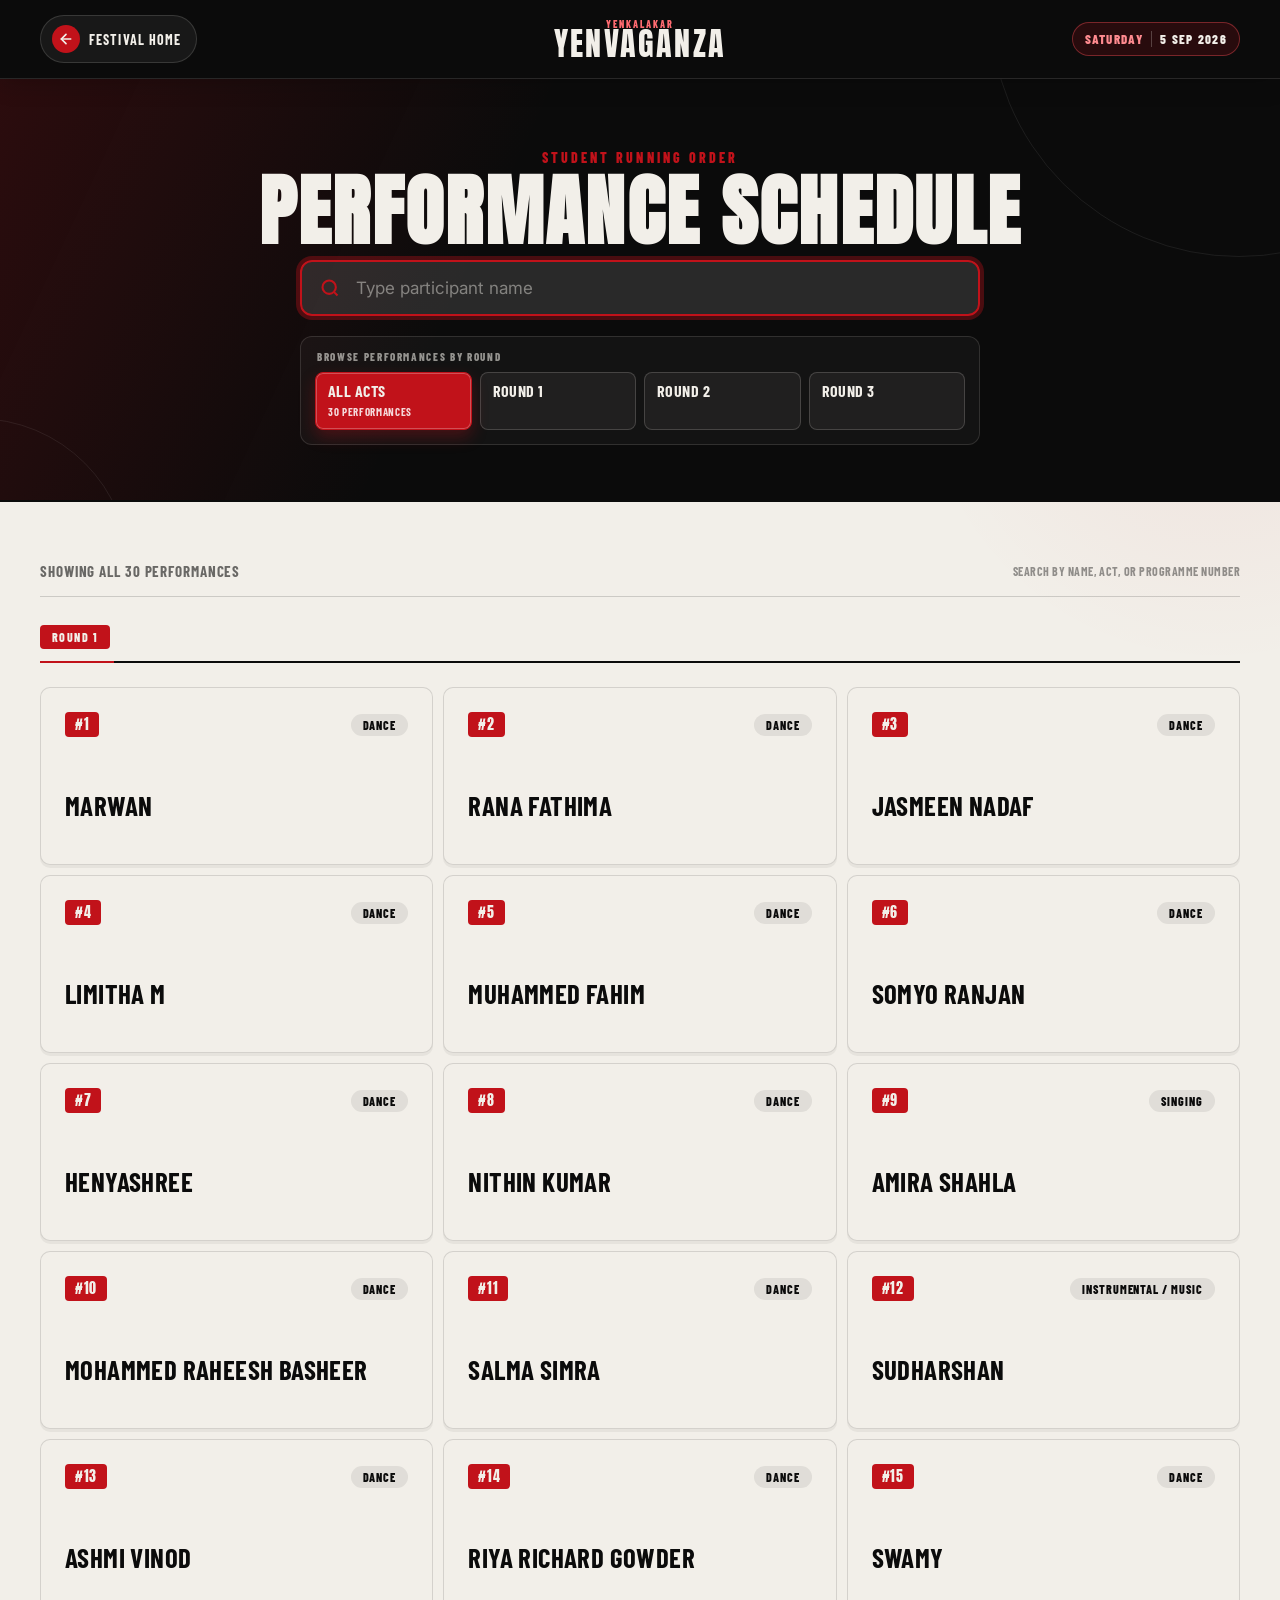
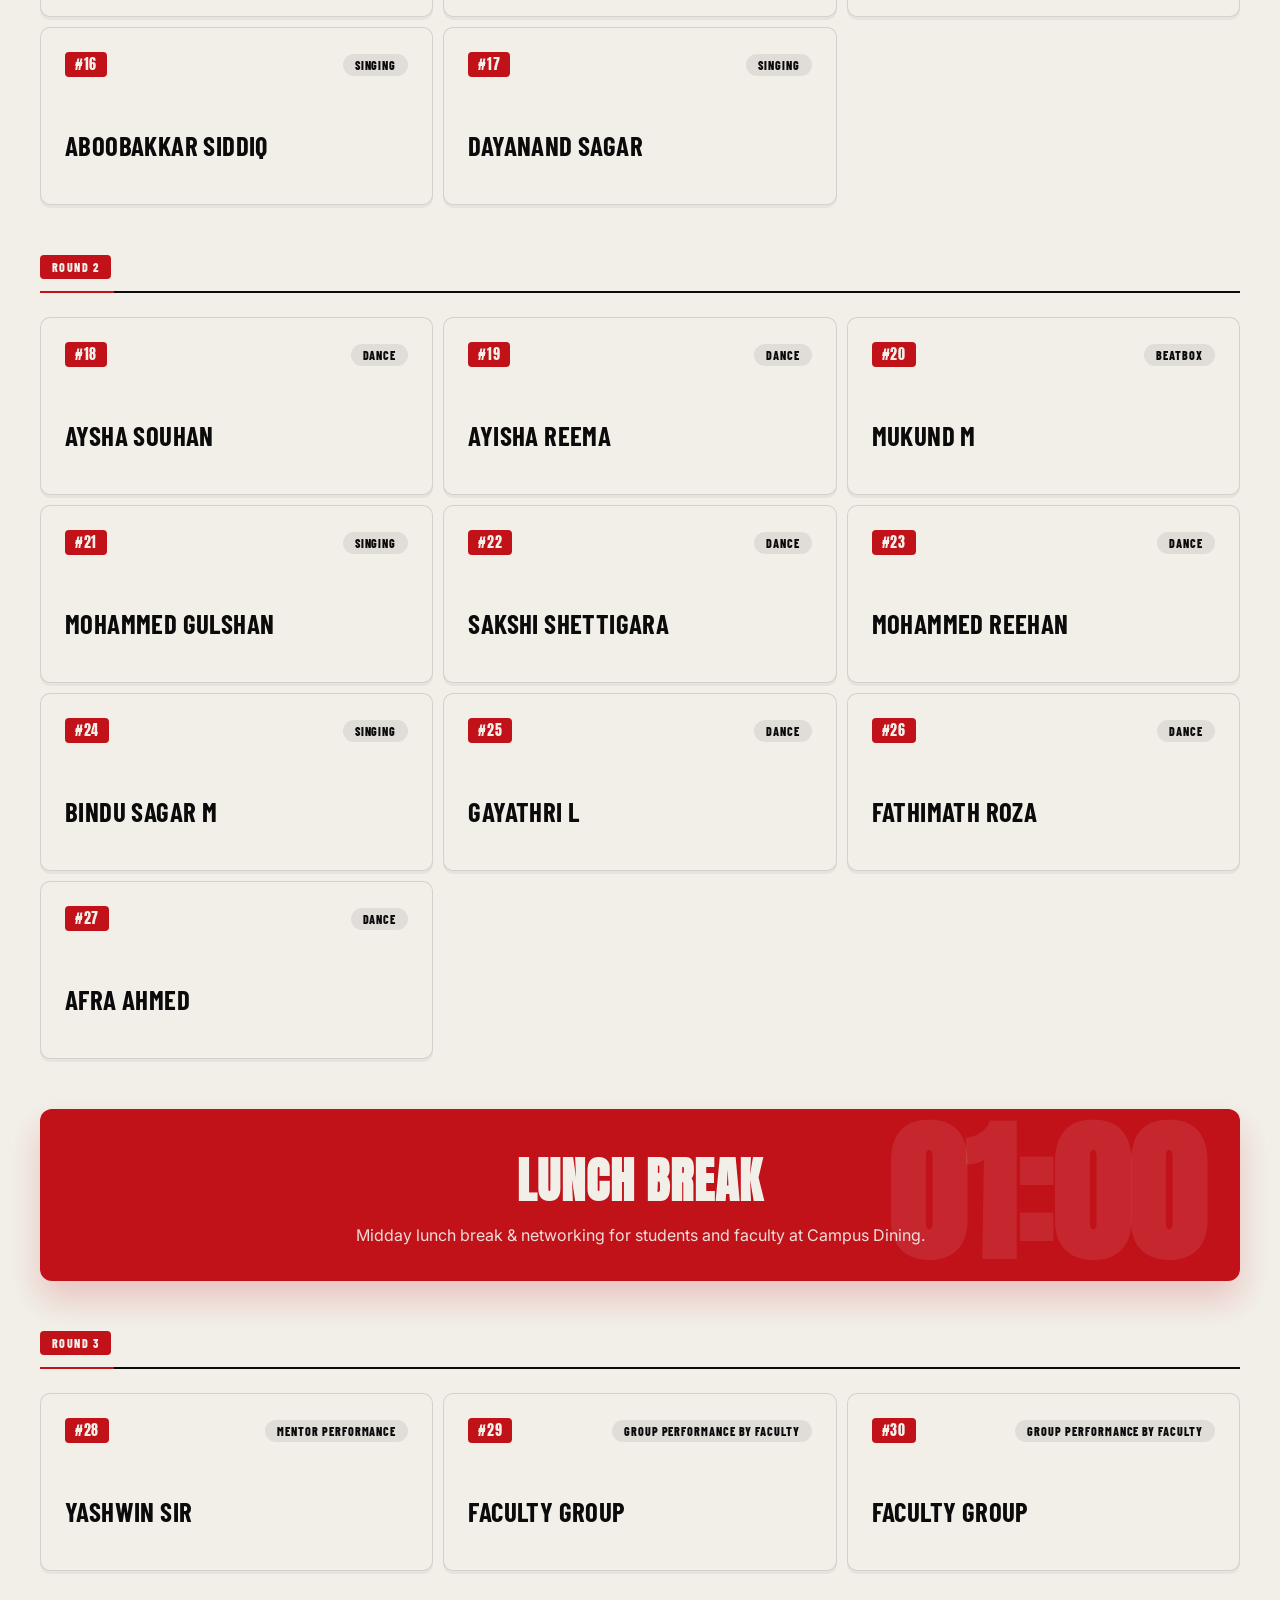
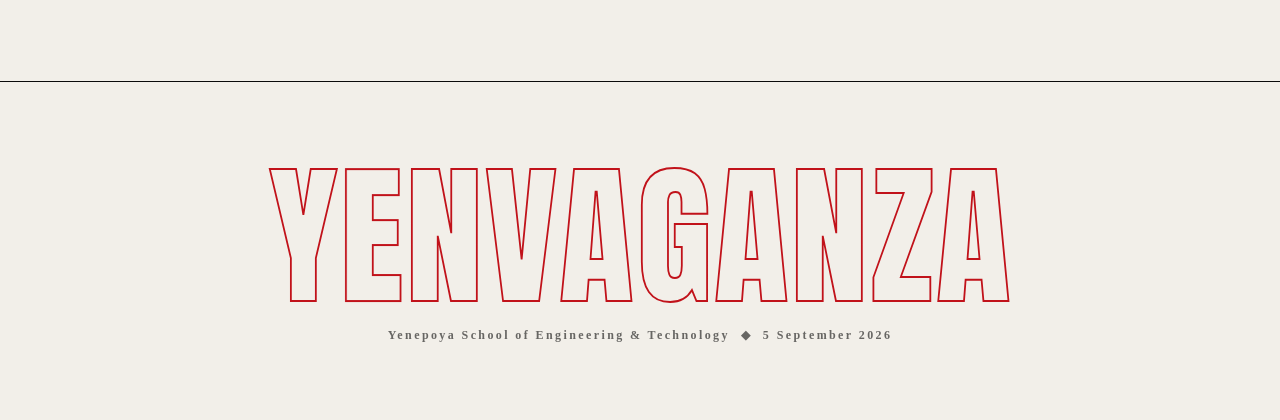
<file: schedule.html>
<!DOCTYPE html>
<html lang="en">

<head>
  <meta charset="UTF-8">
  <meta name="viewport" content="width=device-width, initial-scale=1.0">
  <title>Performance Order</title>
  <meta name="description" content="Search student performance times, round details, and running order for YENVAGANZA 2026.">
  <link rel="preconnect" href="https://fonts.googleapis.com">
  <link rel="preconnect" href="https://fonts.gstatic.com" crossorigin>
  <link href="https://fonts.googleapis.com/css2?family=Anton&family=Barlow+Condensed:ital,wght@0,500;0,600;0,700;0,800;1,700&family=Inter:wght@400;500;600;700;800&display=swap" rel="stylesheet">
  <link rel="stylesheet" href="css/style.css">
</head>

<body class="schedule-page">

  <!-- ============ NAV ============ -->
  <nav class="schedule-nav">
    <div class="schedule-nav-inner">
      <a href="index.html" class="nav-back-btn" aria-label="Return to the Yenvaganza home page">
        <svg width="16" height="16" viewBox="0 0 24 24" fill="none" stroke="currentColor" stroke-width="2.5" stroke-linecap="round" stroke-linejoin="round">
          <line x1="19" y1="12" x2="5" y2="12"></line>
          <polyline points="12 19 5 12 12 5"></polyline>
        </svg>
        <span>Festival home</span>
      </a>

      <a href="index.html" class="nav-brand-title">
        <span class="nav-brand-kicker">YENKALAKAR</span>
        <span>YENVAGANZA</span>
      </a>

      <div class="nav-tag"><span class="nav-tag-day">Saturday</span>5 Sep 2026</div>
    </div>
  </nav>

  <!-- ============ HERO & SEARCH ============ -->
  <section class="schedule-hero-clean">
    <div class="hero-content">
      <span class="hero-sub">STUDENT RUNNING ORDER</span>
      <h1 class="hero-title">PERFORMANCE SCHEDULE</h1>
      <!-- CLEAN SEARCH BOX -->
      <div class="clean-search-box">
        <div class="search-field">
          <svg class="field-icon" width="20" height="20" viewBox="0 0 24 24" fill="none" stroke="currentColor" stroke-width="2.5">
            <circle cx="11" cy="11" r="8"></circle>
            <line x1="21" y1="21" x2="16.65" y2="16.65"></line>
          </svg>
          <input type="text" id="performer-search" placeholder="Type participant name" autocomplete="off" autofocus>
          <button id="clear-search" class="field-clear" aria-label="Clear Search" style="display:none;">&times;</button>
        </div>  

        <!-- TABS -->
        <div class="round-filter-bar">
          <span class="filter-label">Browse performances by round</span>
          <div class="clean-tabs" id="filter-pills" role="group" aria-label="Filter performances by round">
          <button class="tab-btn active" data-filter="all">All Acts (54)</button>
          <button class="tab-btn" data-filter="round-1">Round 1</button>
          <button class="tab-btn" data-filter="round-2">Round 2</button>
          <button class="tab-btn" data-filter="round-3">Round 3</button>
          </div>
        </div>
      </div>
    </div>
  </section>

  <!-- ============ SEARCH SPOTLIGHT TICKET ============ -->
  <div class="spotlight-wrapper" id="spotlight-wrapper" style="display: none;">
    <div class="performer-ticket" id="search-spotlight"></div>
  </div>

  <!-- ============ SCHEDULE MAIN ============ -->
  <main class="schedule-container">
    <div class="status-bar" aria-live="polite">
      <span id="result-count">Showing all 30 performances</span>
      <span class="status-hint">Search by name, act, or programme number</span>
    </div>

    <!-- ROUND 1 -->
    <section class="session-section" id="block-round-1" data-round="round-1">
      <div class="session-header">
        <div class="session-title-group">
          <span class="session-pill">ROUND 1</span>
        </div>
      </div>
      <div class="index-cards-grid" id="grid-round-1"></div>
    </section>

    <!-- ROUND 2 -->
    <section class="session-section" id="block-round-2" data-round="round-2">
      <div class="session-header">
        <div class="session-title-group">
          <span class="session-pill">ROUND 2</span>
        </div>
      </div>
      <div class="index-cards-grid" id="grid-round-2"></div>
    </section>

    <!-- LUNCH BANNER -->
    <div class="lunch-feature-banner">
      <h3>LUNCH BREAK</h3>
      <p>Midday lunch break & networking for students and faculty at Campus Dining.</p>
    </div>

    <!-- ROUND 3 -->
    <section class="session-section" id="block-round-3" data-round="round-3">
      <div class="session-header">
        <div class="session-title-group">
          <span class="session-pill">ROUND 3</span>
        </div>
      </div>
      <div class="index-cards-grid" id="grid-round-3"></div>
    </section>

    <!-- NO RESULTS -->
    <div id="no-results" class="empty-state-box" style="display: none;">
      <div class="empty-icon">🔍</div>
      <h3>No Performer Found</h3>
      <p>We couldn't find any participant matching "<strong id="search-query-text"></strong>".</p>
      <button id="reset-search-btn" class="reset-btn">Show All 54 Performances</button>
    </div>
  </main>

  <!-- ============ FOOTER ============ -->
  <footer class="foot">
    <div class="foot-mark-wrap" id="foot-mark-wrap">
      <div class="foot-mark" id="foot-mark-text" aria-label="YENVAGANZA">
        <span style="--i:0">Y</span>
        <span style="--i:1">E</span>
        <span style="--i:2">N</span>
        <span style="--i:3">V</span>
        <span style="--i:4">A</span>
        <span style="--i:5">G</span>
        <span style="--i:6">A</span>
        <span style="--i:7">N</span>
        <span style="--i:8">Z</span>
        <span style="--i:9">A</span>
      </div>
    </div>
    <p>Yenepoya School of Engineering &amp; Technology &nbsp;&#9670;&nbsp; 5 September 2026</p>
  </footer>

  <script src="js/schedule.js"></script>
</body>

</html>
</file>
<file: css/style.css>
:root {
   --paper: #F2EFE9;
   --ink: #0B0B0B;
   --red: #C1121A;
   --grey: #A9A5A0;
   --hair: rgba(11, 11, 11, .16);
 }

 * {
   margin: 0;
   padding: 0;
   box-sizing: border-box
 }

 html {
   scroll-behavior: smooth
 }

 body {
   background: var(--paper);
   color: var(--ink);
   font-family: 'Barlow Condensed', sans-serif;
   overflow-x: hidden;
 }

 img {
   display: block;
   max-width: 100%
 }

 /* ================= HERO ================= */

 .hero {
   position: relative;
   min-height: 100svh;
   overflow: hidden;
   display: flex;
   flex-direction: column;
   padding: clamp(16px, 2.6vw, 32px);
 }

 .layer {
   position: absolute;
   inset: 0;
   will-change: transform
 }

 .marks {
   z-index: 1
 }

 .ghost-wrap {
   z-index: 2;
   display: flex;
   align-items: center;
   justify-content: center;
 }

 .roll-wrap {
   z-index: 3;
   display: flex;
   align-items: center;
   overflow: hidden;
 }

 .figure-wrap {
   z-index: 4;
   display: flex;
   align-items: flex-end;
   justify-content: center;
 }

 .hero-ui {
   position: relative;
   z-index: 5;
   flex: 1;
   display: flex;
   flex-direction: column;
   justify-content: space-between;
   pointer-events: none;
 }

 .hero-ui a {
   pointer-events: auto
 }

 /* --- editorial marks --- */

 .dots {
   position: absolute;
   background-image: radial-gradient(var(--grey) 1.1px, transparent 1.1px);
   background-size: 9px 9px;
 }

 .d1 {
   top: 15%;
   left: 3%;
   width: 92px;
   height: 70px
 }

 .d2 {
   top: 23%;
   left: 16%;
   width: 58px;
   height: 44px
 }

 .d3 {
   bottom: 17%;
   left: 19%;
   width: 112px;
   height: 82px
 }

 .d4 {
   bottom: 25%;
   right: 6%;
   width: 72px;
   height: 56px
 }

 .d5 {
   top: 5%;
   left: 53%;
   width: 44px;
   height: 118px
 }

 .tick {
   position: absolute;
   background: var(--red);
   display: block;
 }

 .t1 {
   top: 12%;
   left: 1.5%;
   width: 2px;
   height: 26px
 }

 .t2 {
   top: 34%;
   left: 1.5%;
   width: 2px;
   height: 14px
 }

 .t3 {
   bottom: 14%;
   left: 1.5%;
   width: 2px;
   height: 34px
 }

 .t4 {
   top: 20%;
   right: 2%;
   width: 2px;
   height: 40px
 }

 .t5 {
   bottom: 30%;
   right: 2%;
   width: 2px;
   height: 18px
 }

 .rule {
   position: absolute;
   height: 1.5px;
   background: var(--red);
   display: block;
 }

 .r1 {
   top: 19%;
   left: 3%;
   width: 64px
 }

 .r2 {
   top: 47%;
   right: 3%;
   width: 48px
 }

 .plus {
   position: absolute;
   color: var(--red);
   font-size: 15px;
   line-height: 1;
   font-weight: 700;
 }

 .p1 {
   top: 8%;
   left: 38%
 }

 .p2 {
   top: 23%;
   left: 14%
 }

 .p3 {
   bottom: 20%;
   left: 12%
 }

 .p4 {
   bottom: 9%;
   right: 8%
 }

 .p5 {
   top: 31%;
   right: 12%
 }

 .barcode {
   position: absolute;
   top: 44%;
   right: 1.5%;
   width: 20px;
   height: 150px;
   background: repeating-linear-gradient(180deg,
       var(--ink) 0 3px,
       transparent 3px 7px,
       var(--ink) 7px 9px,
       transparent 9px 14px);
 }

 /* --- outline wordmark --- */

 .ghost {
   font-family: 'Anton', sans-serif;
   font-size: clamp(72px, 15.5vw, 215px);
   color: transparent;
   -webkit-text-stroke: 1.6px var(--red);
   white-space: nowrap;
   transform: translateY(-8%);
   opacity: .85;
 }

 /* --- rolling title --- */

 .roll {
   display: flex;
   white-space: nowrap;
   font-family: 'Anton', sans-serif;
   font-size: clamp(64px, 14vw, 196px);
   line-height: .9;
   color: var(--red);
   transform: translateY(18%);
   will-change: transform;
 }

 .roll span {
   padding-right: .04em
 }

 /* --- figure --- */

 .figure {
   height: min(94vh, 880px);
   width: auto;
   object-fit: contain;
   filter: drop-shadow(0 26px 40px rgba(0, 0, 0, .28));
 }

 /* --- poster copy --- */

 .top {
   display: flex;
   justify-content: space-between;
   align-items: flex-start;
   gap: 16px;
 }

 .main-nav {
   display: flex;
   align-items: center;
   gap: 6px;
   margin-left: auto;
 }

 .main-nav > a:not(.top-schedule-link) {
   padding: 9px 10px;
   color: rgba(242, 239, 233, .74);
   font-size: 11px;
   font-weight: 700;
   letter-spacing: .1em;
   text-decoration: none;
   text-transform: uppercase;
   transition: color .2s ease;
   left: 16%;
   width: 58px;
   height: 44px
 }

 .d3 {
   bottom: 17%;
   left: 19%;
   width: 112px;
   height: 82px
 }

 .d4 {
   bottom: 25%;
   right: 6%;
   width: 72px;
   height: 56px
 }

 .d5 {
   top: 5%;
   left: 53%;
   width: 44px;
   height: 118px
 }

 .tick {
   position: absolute;
   background: var(--red);
   display: block;
 }

 .t1 {
   top: 12%;
   left: 1.5%;
   width: 2px;
   height: 26px
 }

 .t2 {
   top: 34%;
   left: 1.5%;
   width: 2px;
   height: 14px
 }

 .t3 {
   bottom: 14%;
   left: 1.5%;
   width: 2px;
   height: 34px
 }

 .t4 {
   top: 20%;
   right: 2%;
   width: 2px;
   height: 40px
 }

 .t5 {
   bottom: 30%;
   right: 2%;
   width: 2px;
   height: 18px
 }

 .rule {
   position: absolute;
   height: 1.5px;
   background: var(--red);
   display: block;
 }

 .r1 {
   top: 19%;
   left: 3%;
   width: 64px
 }

 .r2 {
   top: 47%;
   right: 3%;
   width: 48px
 }

 .plus {
   position: absolute;
   color: var(--red);
   font-size: 15px;
   line-height: 1;
   font-weight: 700;
 }

 .p1 {
   top: 8%;
   left: 38%
 }

 .p2 {
   top: 23%;
   left: 14%
 }

 .p3 {
   bottom: 20%;
   left: 12%
 }

 .p4 {
   bottom: 9%;
   right: 8%
 }

 .p5 {
   top: 31%;
   right: 12%
 }

 .barcode {
   position: absolute;
   top: 44%;
   right: 1.5%;
   width: 20px;
   height: 150px;
   background: repeating-linear-gradient(180deg,
       var(--ink) 0 3px,
       transparent 3px 7px,
       var(--ink) 7px 9px,
       transparent 9px 14px);
 }

 /* --- outline wordmark --- */

 .ghost {
   font-family: 'Anton', sans-serif;
   font-size: clamp(72px, 15.5vw, 215px);
   color: transparent;
   -webkit-text-stroke: 1.6px var(--red);
   white-space: nowrap;
   transform: translateY(-8%);
   opacity: .85;
 }

 /* --- rolling title --- */

 .roll {
   display: flex;
   white-space: nowrap;
   font-family: 'Anton', sans-serif;
   font-size: clamp(64px, 14vw, 196px);
   line-height: .9;
   color: var(--red);
   transform: translateY(18%);
   will-change: transform;
 }

 .roll span {
   padding-right: .04em
 }

 /* --- figure --- */

 .figure {
   height: min(94vh, 880px);
   width: auto;
   object-fit: contain;
   filter: drop-shadow(0 26px 40px rgba(0, 0, 0, .28));
 }

 /* --- poster copy --- */

 .main-nav > a:not(.top-schedule-link):hover { color: var(--paper); }

 .main-nav > a:focus-visible {
 }

  .top {
    display: flex;
    justify-content: space-between;
    align-items: center;
    gap: 16px;
    position: relative;
    z-index: 10;
  }

  .hero-actions {
    display: flex;
    align-items: center;
    gap: 12px;
    margin-left: auto;
  }

  .top-schedule-link {
    display: inline-flex;
    align-items: center;
    gap: 8px;
    padding: 10px 20px;
    color: #FFFFFF;
    background: linear-gradient(135deg, var(--red) 0%, #A20D14 100%);
    border: 1.5px solid rgba(255, 255, 255, 0.3);
    border-radius: 999px;
    text-decoration: none;
    font-family: 'Barlow Condensed', sans-serif;
    font-size: 13px;
    font-weight: 800;
    letter-spacing: 0.12em;
    text-transform: uppercase;
    box-shadow: 0 6px 20px rgba(193, 18, 26, 0.45);
    backdrop-filter: blur(10px);
    transition: all 0.25s cubic-bezier(0.16, 1, 0.3, 1);
  }

  .top-schedule-link svg {
    color: #FFFFFF;
    transition: transform 0.25s ease;
  }

  .top-schedule-link:hover {
    background: #0D0D0D;
    color: #FFFFFF;
    border-color: var(--red);
    transform: translateY(-2px);
    box-shadow: 0 10px 28px rgba(13, 13, 13, 0.5);
  }

  .top-schedule-link:hover svg {
    transform: scale(1.15) rotate(15deg);
  }

  .top-schedule-link:focus-visible { outline: 3px solid #FFD700; outline-offset: 4px; }

  /* ================= EVENT OVERVIEW ================= */

  .event-info {
    position: relative;
    padding: clamp(60px, 9vw, 130px) clamp(18px, 5vw, 80px);
    border-top: 1.5px solid var(--ink);
    background: var(--paper);
  }

  .details-grid {
    display: grid;
    grid-template-columns: repeat(4, 1fr);
    gap: 1.5px;
    background: var(--ink);
    border: 1.5px solid var(--ink);
    margin-bottom: clamp(36px, 5vw, 60px);
  }

  @media (max-width: 900px) {
    .details-grid {
      grid-template-columns: repeat(2, 1fr);
    }
  }

  @media (max-width: 580px) {
    .details-grid {
      grid-template-columns: 1fr;
    }
  }

  .detail-card {
    position: relative;
    background: var(--paper);
    padding: clamp(22px, 2.4vw, 34px);
    display: flex;
    flex-direction: column;
    justify-content: space-between;
    min-height: 165px;
    overflow: hidden;
    transition: transform .35s cubic-bezier(0.16, 1, 0.3, 1), background-color .35s ease, color .35s ease, box-shadow .35s ease;
    will-change: transform;
  }

 .detail-card::before {
   content: "";
   position: absolute;
   top: 0;
   left: 0;
   width: 100%;
   height: 4px;
   background: var(--red);
   transform: scaleX(0);
   transform-origin: left;
   transition: transform .35s cubic-bezier(0.16, 1, 0.3, 1);
 }

 .detail-card:hover {
   background: var(--ink);
   color: var(--paper);
   transform: translateY(-6px);
   box-shadow: 0 16px 36px rgba(11, 11, 11, .22);
   z-index: 2;
 }

 .detail-card:hover::before {
   transform: scaleX(1);
 }

 .detail-badge {
   font-weight: 700;
   letter-spacing: .22em;
   font-size: 11px;
   color: var(--red);
   margin-bottom: 12px;
   text-transform: uppercase;
   transition: transform .3s ease, color .3s ease;
 }

 .detail-card:hover .detail-badge {
   transform: translateX(4px);
   color: var(--paper);
 }

 .detail-val {
   font-family: 'Anton', sans-serif;
   font-weight: 400;
   font-size: clamp(22px, 2.2vw, 30px);
   line-height: 1.05;
   margin-bottom: 8px;
   text-transform: uppercase;
   transition: color .3s ease, transform .3s ease;
 }

 .detail-card:hover .detail-val {
   color: var(--red);
   transform: translateX(4px);
 }

 .detail-sub {
   font-size: 12px;
   font-weight: 600;
   letter-spacing: .15em;
   opacity: .6;
   text-transform: uppercase;
   transition: opacity .3s ease, color .3s ease, transform .3s ease;
 }

 .detail-card:hover .detail-sub {
   opacity: .9;
   color: var(--paper);
   transform: translateX(4px);
 }

 .info-banner {
   background: var(--ink);
   color: var(--paper);
   padding: clamp(32px, 5vw, 56px) clamp(24px, 4vw, 48px);
   border: 1.5px solid var(--ink);
   position: relative;
   overflow: hidden;
 }

 .motto-tag {
   font-weight: 700;
   letter-spacing: .24em;
   font-size: clamp(11px, 1.2vw, 14px);
   color: var(--red);
   margin-bottom: 12px;
 }

 .invite-msg {
   font-family: 'Instrument Serif', serif;
   font-style: italic;
   font-size: clamp(22px, 3vw, 38px);
   line-height: 1.2;
   margin-bottom: 20px;
   max-width: 36ch;
 }

 .invite-stamp {
   font-weight: 700;
   letter-spacing: .22em;
   font-size: 12px;
   border-top: 1px solid rgba(242, 239, 233, .2);
   padding-top: 16px;
   opacity: .8;
 }

 /* ================= EVENTS ================= */

 .events {
   position: relative;
   padding: clamp(60px, 9vw, 130px) clamp(18px, 5vw, 80px);
   border-top: 1.5px solid var(--ink);
 }

 .sec-head {
   margin-bottom: clamp(30px, 4.5vw, 58px);
   max-width: 760px;
 }

 .eyebrow {
   display: inline-block;
   font-weight: 700;
   letter-spacing: .28em;
   font-size: 12px;
   color: var(--red);
   margin-bottom: 10px;
 }

 .sec-head h2 {
   font-family: 'Anton', sans-serif;
   font-size: clamp(50px, 10vw, 140px);
   line-height: .88;
   letter-spacing: .005em;
 }

 .lede {
   font-family: 'Instrument Serif', serif;
   font-style: italic;
   font-size: clamp(15px, 1.7vw, 21px);
   margin-top: 14px;
   opacity: .72;
   max-width: 52ch;
 }

 .grid {
   display: grid;
   grid-template-columns: repeat(3, 1fr);
   gap: 1.5px;
   background: var(--ink);
   border: 1.5px solid var(--ink);
 }

 @media (max-width:900px) {
   .grid {
     grid-template-columns: repeat(2, 1fr);
   }
 }

 @media (max-width:580px) {
   .grid {
     grid-template-columns: 1fr;
   }
 }

 .card {
   background: var(--paper);
   padding: clamp(22px, 2.4vw, 34px);
   min-height: 210px;
   display: flex;
   flex-direction: column;
   opacity: 0;
   transform: translateY(26px);
   transition:
     opacity .6s ease,
     transform .6s ease,
     background .25s ease,
     color .25s ease;
 }

 .card.in {
   opacity: 1;
   transform: none;
 }

 .slot {
   font-weight: 700;
   letter-spacing: .18em;
   left: 0;
   width: 100%;
   height: 4px;
   background: var(--red);
   transform: scaleX(0);
   transform-origin: left;
   transition: transform .35s cubic-bezier(0.16, 1, 0.3, 1);
 }

 .detail-card:hover {
   background: var(--ink);
   color: var(--paper);
   transform: translateY(-6px);
   box-shadow: 0 16px 36px rgba(11, 11, 11, .22);
   z-index: 2;
 }

 .detail-card:hover::before {
   transform: scaleX(1);
 }

 .detail-badge {
   font-weight: 700;
   letter-spacing: .22em;
   font-size: 11px;
   color: var(--red);
   margin-bottom: 12px;
   text-transform: uppercase;
   transition: transform .3s ease, color .3s ease;
 }

 .detail-card:hover .detail-badge {
   transform: translateX(4px);
   color: var(--paper);
 }

 .detail-val {
   font-family: 'Anton', sans-serif;
   font-weight: 400;
   font-size: clamp(22px, 2.2vw, 30px);
   line-height: 1.05;
   margin-bottom: 8px;
   text-transform: uppercase;
   transition: color .3s ease, transform .3s ease;
 }

 .detail-card:hover .detail-val {
   color: var(--red);
   transform: translateX(4px);
 }

 .detail-sub {
   font-size: 12px;
   font-weight: 600;
   letter-spacing: .15em;
   opacity: .6;
   text-transform: uppercase;
   transition: opacity .3s ease, color .3s ease, transform .3s ease;
 }

 .detail-card:hover .detail-sub {
   opacity: .9;
   color: var(--paper);
   transform: translateX(4px);
 }

 .info-banner {
   background: var(--ink);
   color: var(--paper);
   padding: clamp(32px, 5vw, 56px) clamp(24px, 4vw, 48px);
   border: 1.5px solid var(--ink);
   position: relative;
   overflow: hidden;
 }

 .motto-tag {
   font-weight: 700;
   letter-spacing: .24em;
   font-size: clamp(11px, 1.2vw, 14px);
   color: var(--red);
   margin-bottom: 12px;
 }

 .invite-msg {
   font-family: 'Instrument Serif', serif;
   font-style: italic;
   font-size: clamp(22px, 3vw, 38px);
   line-height: 1.2;
   margin-bottom: 20px;
   max-width: 36ch;
 }

 .invite-stamp {
   font-weight: 700;
   letter-spacing: .22em;
   font-size: 12px;
   border-top: 1px solid rgba(242, 239, 233, .2);
   padding-top: 16px;
   opacity: .8;
 }

 /* ================= EVENTS ================= */

 .events {
   position: relative;
   padding: clamp(60px, 9vw, 130px) clamp(18px, 5vw, 80px);
   border-top: 1.5px solid var(--ink);
 }

 .sec-head {
   margin-bottom: clamp(30px, 4.5vw, 58px);
   max-width: 760px;
 }

 .eyebrow {
   display: inline-block;
   font-weight: 700;
   letter-spacing: .28em;
   font-size: 12px;
   color: var(--red);
   margin-bottom: 10px;
 }

 .sec-head h2 {
   font-family: 'Anton', sans-serif;
   font-size: clamp(50px, 10vw, 140px);
   line-height: .88;
   letter-spacing: .005em;
 }

 .lede {
   font-family: 'Instrument Serif', serif;
   font-style: italic;
   font-size: clamp(15px, 1.7vw, 21px);
   margin-top: 14px;
   opacity: .72;
   max-width: 52ch;
 }

 .grid {
   display: grid;
   grid-template-columns: repeat(3, 1fr);
   gap: 1.5px;
   background: var(--ink);
   border: 1.5px solid var(--ink);
 }

 @media (max-width:900px) {
   .grid {
     grid-template-columns: repeat(2, 1fr);
   }
 }

 @media (max-width:580px) {
   .grid {
     grid-template-columns: 1fr;
   }
 }

 .card {
   background: var(--paper);
   padding: clamp(22px, 2.4vw, 34px);
   min-height: 210px;
   display: flex;
   flex-direction: column;
   opacity: 0;
   transform: translateY(26px);
   transition:
     opacity .6s ease,
     transform .6s ease,
     background .25s ease,
     color .25s ease;
 }

 .card.in {
   opacity: 1;
   transform: none;
 }

 .slot {
   font-weight: 700;
   letter-spacing: .18em;
   font-size: 12px;
   color: var(--red);
 }

 .card h3 {
   font-family: 'Anton', sans-serif;
   font-weight: 400;
   font-size: clamp(22px, 2.2vw, 32px);
   line-height: 1.05;
   margin: 12px 0 10px;
   text-transform: uppercase;
 }

 .card p {
   font-size: clamp(14px, 1.4vw, 17px);
   line-height: 1.45;
   opacity: .75;
 }

 .where {
   margin-top: auto;
   padding-top: 18px;
   font-weight: 600;
   letter-spacing: .2em;
   font-size: 11px;
   border-top: 1px solid var(--hair);
 }

 .card:hover {
   background: var(--ink);
   color: var(--paper);
 }

 .card:hover .where {
   border-color: rgba(242, 239, 233, .25);
 }

 .card.span-full {
   grid-column: 1 / -1;
 }

 .card-pair {
   display: grid;
   grid-template-columns: repeat(2, 1fr);
   gap: 1.5px;
   background: var(--ink);
   grid-column: 1 / -1;
 }

 @media (max-width: 580px) {
   .card-pair {
     grid-template-columns: 1fr;
   }
 }

 .card.break-card {
   background: var(--red);
   color: var(--paper);
 }

 .card.break-card.span-full {
   padding: clamp(26px, 3.5vw, 44px) clamp(22px, 2.4vw, 34px);
 }

 .card.break-card.span-full h3 {
   font-size: clamp(28px, 3.8vw, 48px);
   margin: 8px 0;
 }

 .card.break-card.span-full p {
   font-size: clamp(15px, 1.5vw, 19px);
 }

 .card.break-card .slot {
   color: var(--paper);
   opacity: .9;
 }

 .card.break-card h3 {
   color: var(--paper);
 }

 .card.break-card p {
   color: var(--paper);
   opacity: .92;
 }

 .card.break-card .where {
   color: var(--paper);
   border-top-color: rgba(242, 239, 233, .3);
 }

 .card.break-card:hover {
   background: var(--ink);
   color: var(--paper);
 }

 .card.break-card:hover .slot {
   color: var(--red);
 }

 .card.break-card:hover h3,
 .card.break-card:hover p,
 .card.break-card:hover .where {
   color: var(--paper);
 }

 .card.break-card:hover .where {
   border-color: rgba(242, 239, 233, .25);
 }

 .card.end-card {
   grid-column: 1 / -1;
   background: var(--ink);
   color: var(--paper);
   padding: clamp(28px, 4vw, 48px) clamp(22px, 2.4vw, 34px);
 }

 .card.end-card .slot {
   color: var(--red);
   font-size: 13px;
 }

 .card.end-card h3 {
   font-size: clamp(30px, 4.5vw, 54px);
   color: var(--paper);
   margin: 10px 0;
 }

 .card.end-card p {
   font-size: clamp(15px, 1.6vw, 20px);
   opacity: .85;
 }

 .card.end-card .where {
   border-top-color: rgba(242, 239, 233, .2);
 }

 .card.end-card:hover {
   background: var(--red);
   color: var(--paper);
 }

 .card.end-card:hover .slot {
   color: var(--paper);
 }

 .card.end-card:hover .where {
   border-top-color: rgba(242, 239, 233, .4);
 }

 /* ================= RULES ================= */

 .rules {
   position: relative;
   padding: clamp(60px, 9vw, 130px) clamp(18px, 5vw, 80px);
   border-top: 1.5px solid var(--ink);
 }

 .rules-grid {
   display: grid;
   grid-template-columns: repeat(2, 1fr);
   gap: 1.5px;
   background: var(--ink);
   border: 1.5px solid var(--ink);
   margin-bottom: clamp(44px, 6vw, 84px);
 }

 @media (max-width:760px) {
   .rules-grid {
     grid-template-columns: 1fr;
   }
 }

 .rule-block {
   background: var(--paper);
   padding: clamp(24px, 2.6vw, 38px);
   opacity: 0;
   transform: translateY(26px);
   transition:
     opacity .6s ease,
     transform .6s ease,
     background .25s ease,
     color .25s ease;
 }

 .rule-block.in {
   opacity: 1;
   transform: none;
 }

 .rule-block h3 {
   font-family: 'Anton', sans-serif;
   font-weight: 400;
   font-size: clamp(22px, 2.2vw, 30px);
   line-height: 1.05;
   text-transform: uppercase;
   margin-bottom: 20px;
   padding-bottom: 10px;
   border-bottom: 2.5px solid var(--red);
   display: inline-block;
 }

 .rule-block ul {
   list-style: none;
 }

 .rule-block li {
   position: relative;
   padding-left: 18px;
   margin-bottom: 12px;
   font-size: clamp(14px, 1.4vw, 17px);
   line-height: 1.45;
   opacity: .82;
 }

 .rule-block li:last-child {
   margin-bottom: 0;
 }

 .rule-block li::before {
   content: "";
   position: absolute;
   left: 0;
   top: .5em;
   width: 7px;
   height: 7px;
   background: var(--red);
 }

 .rule-block li strong {
   font-weight: 700;
 }

 .rule-block li em {
   font-family: 'Instrument Serif', serif;
   font-size: 1.05em;
 }

 .rule-block:hover {
   background: var(--ink);
   color: var(--paper);
 }

 /* --- time limits --- */

 .limits-head {
   display: flex;
   align-items: baseline;
   gap: 18px;
   flex-wrap: wrap;
   margin-bottom: 22px;
 }

 .limits-head h3 {
   font-family: 'Anton', sans-serif;
   font-weight: 400;
   font-size: clamp(30px, 5vw, 62px);
   line-height: .9;
   text-transform: uppercase;
 }

 .limits-head span {
   font-weight: 700;
   letter-spacing: .22em;
   font-size: 12px;
   color: var(--red);
 }

 .limits-scroll {
   overflow-x: auto;
   border: 1.5px solid var(--ink);
 }

 table.limits {
   width: 100%;
   min-width: 520px;
   border-collapse: collapse;
 }

 table.limits th {
   text-align: left;
   background: var(--ink);
   color: var(--paper);
   font-weight: 700;
   letter-spacing: .2em;
   font-size: 11px;
   padding: 13px clamp(14px, 2vw, 24px);
 }

 table.limits td {
   padding: 14px clamp(14px, 2vw, 24px);
   font-size: clamp(14px, 1.4vw, 17px);
   border-bottom: 1px solid var(--hair);
 }

 table.limits tbody tr:last-child td {
   border-bottom: none;
 }

 table.limits tbody tr {
   transition: background .2s ease;
 }

 table.limits tbody tr:hover {
   background: rgba(193, 18, 26, .06);
 }

 table.limits td:first-child {
   font-weight: 700;
 }

 table.limits td:last-child {
   font-family: 'Anton', sans-serif;
   font-weight: 400;
   color: var(--red);
   white-space: nowrap;
 }

 .limits-note {
   margin: 16px 0 clamp(44px, 6vw, 84px);
   padding-left: 14px;
   border-left: 2.5px solid var(--red);
   font-size: clamp(14px, 1.4vw, 17px);
   line-height: 1.5;
   opacity: .8;
   max-width: 62ch;
 }

 /* --- per event --- */

 .event-rules {
   display: grid;
   grid-template-columns: repeat(auto-fit, minmax(250px, 1fr));
   gap: clamp(24px, 3vw, 40px);
   margin-bottom: clamp(44px, 6vw, 84px);
 }

 .event-rule {
   padding-top: 16px;
   border-top: 1.5px solid var(--ink);
   opacity: 0;
   transform: translateY(26px);
   transition: opacity .6s ease, transform .6s ease;
 }

 .event-rule.in {
   opacity: 1;
   transform: none;
 }

 .event-rule h4 {
   font-family: 'Anton', sans-serif;
   font-weight: 400;
   font-size: clamp(19px, 1.9vw, 25px);
   line-height: 1.05;
   text-transform: uppercase;
   margin-bottom: 8px;
 }

 .event-rule p {
   font-size: clamp(14px, 1.4vw, 17px);
   line-height: 1.45;
   opacity: .78;
 }

 /* --- closing strip --- */

 .rules-strip {
   background: var(--ink);
   color: var(--paper);
   border: 1.5px solid var(--ink);
   padding: clamp(28px, 4vw, 52px) clamp(24px, 4vw, 48px);
 }

 .rules-strip h4 {
   font-weight: 700;
   letter-spacing: .22em;
   font-size: 12px;
   color: var(--red);
   text-transform: uppercase;
   margin-bottom: 10px;
 }

 .rules-strip p {
   font-size: clamp(15px, 1.6vw, 19px);
   line-height: 1.5;
   opacity: .88;
   max-width: 66ch;
 }

 .rules-strip p+h4 {
   margin-top: 26px;
   padding-top: 24px;
   border-top: 1px solid rgba(242, 239, 233, .2);
 }

 /* ================= FOOTER ================= */

 .foot {
   border-top: 1.5px solid var(--ink);
   padding: clamp(40px, 6vw, 80px) clamp(18px, 5vw, 80px);
   text-align: center;
   overflow: hidden;
 }

 .foot-mark-wrap {
   position: relative;
   display: inline-flex;
   align-items: center;
   justify-content: center;
   cursor: pointer;
   width: 100%;
   max-width: 1100px;
   margin: 0 auto;
   min-height: clamp(60px, 12vw, 170px);
 }

 .foot-mark {
   display: inline-flex;
   gap: 0.015em;
   font-family: 'Anton', sans-serif;
   font-size: clamp(44px, 12vw, 170px);
   line-height: .9;
   user-select: none;
 }

 .foot-mark span {
   display: inline-block;
   color: transparent;
   -webkit-text-stroke: 1.8px var(--red);
   transition: all .35s cubic-bezier(0.16, 1, 0.3, 1);
   animation: letterWave 3s ease-in-out infinite;
   animation-delay: calc(var(--i) * 0.12s);
   will-change: transform;
 }

 @keyframes letterWave {

   0%,
   100% {
     transform: translateY(0) scale(1);
     -webkit-text-stroke: 1.8px var(--red);
     color: transparent;
   }

   50% {
     transform: translateY(-8px) scale(1.05);
     -webkit-text-stroke: 0px transparent;
     color: var(--red);
     text-shadow: 0 10px 28px rgba(193, 18, 26, .4);
   }
 }

 .foot-mark-wrap:hover .foot-mark span {
   animation-play-state: paused;
   color: var(--red);
   -webkit-text-stroke: 0px transparent;
   transform: translateY(-6px) scale(1.06);
   text-shadow: 0 14px 36px rgba(193, 18, 26, .5);
 }

 .foot-lottie {
   position: absolute;
   inset: 0;
   width: 100%;
   height: 100%;
   pointer-events: none;
   opacity: 0;
   transition: opacity .3s ease;
   display: flex;
   align-items: center;
   justify-content: center;
 }

 .foot-lottie svg {
   width: 100% !important;
   height: 100% !important;
 }

 .foot-mark-wrap.playing .foot-lottie {
   opacity: 1;
 }

 .foot-mark-wrap.playing .foot-mark {
   opacity: 0;
 }

 .foot p {
   margin-top: 16px;
   font-weight: 600;
   letter-spacing: .2em;
   font-size: 12px;
   opacity: .6;
 }

 /* ================= RESPONSIVE ================= */

 @media (max-width:760px) {

   .top {
     gap: 10px;
   }

   .main-nav { gap: 4px; }
   .main-nav > a:not(.top-schedule-link) { display: none; }
   .top-schedule-link { padding: 8px 10px; font-size: 10px; letter-spacing: .08em; }
   .hero-order-btn { padding: 7px 12px; font-size: 10px; letter-spacing: .13em; }

   .yenepoya-logo {
     width: clamp(150px, 42vw, 210px);
     max-height: 65px;
   }

   .figure-wrap {
     transform: translate3d(0, 0, 0) !important;
   }

   .figure {
     height: min(72vh, 560px);
     will-change: transform;
   }

   .roll {
     transform: translateY(10%);
   }

   .rule-block:hover {
     background: var(--paper);
     color: var(--ink);
   }
 }

 @media (max-width:420px) {

   .hero {
     padding: 14px;
   }

   .yenepoya-logo {
     width: 150px;
     max-height: 55px;
   }

   .top-schedule-link span { display: none; }
   .top-schedule-link { padding: 9px; }
   .hero-order-btn { padding: 7px 10px; font-size: 0; letter-spacing: .1em; }
   .hero-order-btn::after { content: 'VIEW ORDER →'; font-size: 10px; }

   .when .date {
     font-size: 30px;
   }

   .when .time {
     font-size: 9px;
     letter-spacing: .12em;
   }
 }

 @media (prefers-reduced-motion:reduce) {

   html {
     scroll-behavior: auto
   }

   .layer {
     transform: none !important
   }

   .roll {
     transform: translateY(18%) !important
   }

    .card {
      transition: none;
    }
  }

  /* ==========================================================================
     STUDENT SCHEDULE & SEARCH PAGE STYLES (INDEX.HTML MATCHING UX & TYPOGRAPHY)
     ========================================================================== */

  .schedule-page {
    background: var(--paper);
    color: var(--ink);
    font-family: var(--font-sans);
  }

  /* TOP NAVBAR */
  .schedule-nav {
    background: var(--ink);
    border-bottom: 1.5px solid var(--ink);
    position: sticky;
    top: 0;
    z-index: 1000;
  }

  .schedule-nav-inner {
    max-width: 1280px;
    margin: 0 auto;
    height: 70px;
    padding: 0 clamp(20px, 4vw, 40px);
    display: flex;
    align-items: center;
    justify-content: space-between;
  }

  .nav-back-btn {
    display: inline-flex;
    align-items: center;
    gap: 8px;
    font-family: 'Barlow Condensed', sans-serif;
    font-weight: 700;
    font-size: 14px;
    letter-spacing: 0.08em;
    text-transform: uppercase;
    color: var(--paper);
    text-decoration: none;
    padding: 8px 18px;
    background: rgba(255, 255, 255, 0.08);
    border: 1px solid rgba(242, 239, 233, 0.2);
    border-radius: 999px;
    transition: all 0.2s ease;
  }

  .nav-back-btn:hover {
    background: var(--red);
    border-color: var(--red);
    color: var(--paper);
    transform: translateX(-3px);
  }

  .nav-brand-title {
    font-family: 'Anton', sans-serif;
    font-size: clamp(24px, 3.5vw, 32px);
    letter-spacing: 0.05em;
    color: var(--red);
    text-decoration: none;
    text-transform: uppercase;
    transition: opacity 0.2s ease;
  }

  .nav-brand-title:hover {
    opacity: 0.85;
  }

  .nav-tag {
    font-family: 'Barlow Condensed', sans-serif;
    background: rgba(193, 18, 26, 0.2);
    color: #FF525A;
    border: 1px solid rgba(193, 18, 26, 0.4);
    font-size: 13px;
    font-weight: 800;
    letter-spacing: 0.1em;
    padding: 5px 14px;
    border-radius: 999px;
    text-transform: uppercase;
  }

  /* HERO SECTION */
  .schedule-hero-clean {
    background: var(--ink);
    color: var(--paper);
    padding: clamp(40px, 6vw, 70px) clamp(20px, 4vw, 40px) clamp(35px, 5vw, 55px);
    text-align: center;
    border-bottom: 2px solid var(--ink);
  }

  .hero-content {
    max-width: 800px;
    margin: 0 auto;
  }

  .hero-sub {
    display: inline-block;
    font-family: 'Barlow Condensed', sans-serif;
    font-size: 14px;
    font-weight: 800;
    letter-spacing: 0.22em;
    color: var(--red);
    margin-bottom: 8px;
    text-transform: uppercase;
  }

  .hero-title {
    font-family: 'Anton', sans-serif;
    font-size: clamp(38px, 6.5vw, 78px);
    line-height: 0.95;
    letter-spacing: 0.03em;
    margin-bottom: 12px;
    color: var(--paper);
    text-transform: uppercase;
  }

  .hero-desc {
    font-family: 'Inter', sans-serif;
    font-size: clamp(15px, 1.8vw, 19px);
    color: rgba(242, 239, 233, 0.78);
    margin-bottom: 30px;
  }

  /* CLEAN SEARCH BOX */
  .clean-search-box {
    max-width: 680px;
    margin: 0 auto;
  }

  .search-field {
    position: relative;
    display: flex;
    align-items: center;
    margin-bottom: 20px;
  }

  .field-icon {
    position: absolute;
    left: 20px;
    color: var(--red);
    pointer-events: none;
  }

  #performer-search {
    width: 100%;
    padding: 16px 50px 16px 54px;
    font-family: 'Inter', sans-serif;
    font-size: 17px;
    font-weight: 600;
    color: var(--paper);
    background: rgba(255, 255, 255, 0.07);
    border: 2px solid rgba(242, 239, 233, 0.22);
    border-radius: 12px;
    outline: none;
    transition: all 0.25s ease;
  }

  #performer-search::placeholder {
    color: rgba(242, 239, 233, 0.45);
    font-weight: 400;
  }

  #performer-search:focus {
    background: rgba(255, 255, 255, 0.12);
    border-color: var(--red);
    box-shadow: 0 0 0 4px rgba(193, 18, 26, 0.35);
  }

  .field-clear {
    position: absolute;
    right: 16px;
    background: rgba(255, 255, 255, 0.18);
    color: var(--paper);
    border: none;
    width: 28px;
    height: 28px;
    border-radius: 50%;
    font-size: 18px;
    cursor: pointer;
    display: flex;
    align-items: center;
    justify-content: center;
  }

  /* TABS */
  .clean-tabs {
    display: flex;
    justify-content: center;
    flex-wrap: wrap;
    gap: 8px;
  }

  .tab-btn {
    font-family: 'Barlow Condensed', sans-serif;
    background: rgba(242, 239, 233, 0.06);
    color: rgba(242, 239, 233, 0.85);
    border: 1px solid rgba(242, 239, 233, 0.18);
    padding: 8px 18px;
    border-radius: 999px;
    font-size: 14px;
    font-weight: 700;
    letter-spacing: 0.05em;
    text-transform: uppercase;
    cursor: pointer;
    transition: all 0.2s ease;
  }

  .tab-btn:hover {
    background: rgba(242, 239, 233, 0.15);
    color: var(--paper);
  }

  .tab-btn.active {
    background: var(--red);
    color: var(--paper);
    border-color: var(--red);
    font-weight: 800;
    box-shadow: 0 4px 14px rgba(193, 18, 26, 0.4);
  }

  /* SEARCH SPOTLIGHT STAGE PASS */
  .spotlight-wrapper {
    max-width: 1280px;
    margin: 30px auto -10px;
    padding: 0 clamp(20px, 4vw, 40px);
  }

  .performer-ticket {
    background: linear-gradient(135deg, #1C0305 0%, var(--ink) 100%);
    border: 2px solid var(--red);
    border-radius: 16px;
    padding: clamp(24px, 4vw, 36px);
    color: var(--paper);
    box-shadow: 0 20px 40px rgba(0, 0, 0, 0.35);
    position: relative;
    overflow: hidden;
  }

  .performer-ticket::before {
    content: '';
    position: absolute;
    top: 0; right: 0; bottom: 0; width: 8px;
    background: var(--red);
  }

  .ticket-header {
    display: flex;
    justify-content: space-between;
    align-items: center;
    margin-bottom: 16px;
    padding-bottom: 14px;
    border-bottom: 1px solid rgba(242, 239, 233, 0.12);
  }

  .ticket-badge {
    font-family: 'Barlow Condensed', sans-serif;
    font-size: 13px;
    font-weight: 800;
    letter-spacing: 0.15em;
    color: #FF525A;
    text-transform: uppercase;
  }

  .ticket-round {
    font-family: 'Barlow Condensed', sans-serif;
    background: var(--red);
    color: var(--paper);
    font-size: 13px;
    font-weight: 800;
    letter-spacing: 0.1em;
    padding: 4px 12px;
    border-radius: 4px;
    text-transform: uppercase;
  }

  .ticket-body {
    display: flex;
    flex-wrap: wrap;
    justify-content: space-between;
    align-items: flex-end;
    gap: 24px;
  }

  .ticket-order {
    font-family: 'Barlow Condensed', sans-serif;
    font-size: 14px;
    font-weight: 800;
    letter-spacing: 0.1em;
    color: rgba(242, 239, 233, 0.6);
    margin-bottom: 4px;
    text-transform: uppercase;
  }

  .ticket-name {
    font-family: 'Barlow Condensed', sans-serif;
    font-size: clamp(34px, 5vw, 56px);
    font-weight: 700;
    line-height: 1.02;
    margin-bottom: 12px;
    color: #FFF;
    text-transform: uppercase;
    letter-spacing: 0.02em;
  }

  .ticket-type {
    display: inline-block;
    font-family: 'Barlow Condensed', sans-serif;
    background: rgba(255, 255, 255, 0.12);
    color: var(--paper);
    font-size: 13px;
    font-weight: 700;
    letter-spacing: 0.08em;
    padding: 4px 14px;
    border-radius: 999px;
    text-transform: uppercase;
  }

  .ticket-meta {
    display: flex;
    gap: 24px;
    background: rgba(255, 255, 255, 0.05);
    padding: 16px 24px;
    border-radius: 12px;
    border: 1px solid rgba(255, 255, 255, 0.12);
  }

  .meta-block {
    display: flex;
    flex-direction: column;
  }

  .meta-lbl {
    font-family: 'Barlow Condensed', sans-serif;
    font-size: 11px;
    font-weight: 800;
    letter-spacing: 0.12em;
    color: rgba(242, 239, 233, 0.55);
    margin-bottom: 2px;
    text-transform: uppercase;
  }

  .meta-val {
    font-family: 'Barlow Condensed', sans-serif;
    font-size: 18px;
    font-weight: 800;
    letter-spacing: 0.04em;
    color: var(--paper);
  }

  .meta-val.time-gold {
    color: #FFD700;
  }

  /* SCHEDULE CONTAINER & INDEX CARDS GRID UX */
  .schedule-container {
    max-width: 1280px;
    margin: 0 auto;
    padding: clamp(35px, 5vw, 60px) clamp(20px, 4vw, 40px);
  }

  .status-bar {
    font-family: 'Barlow Condensed', sans-serif;
    font-size: 15px;
    font-weight: 700;
    letter-spacing: 0.06em;
    text-transform: uppercase;
    color: rgba(13, 13, 13, 0.6);
    margin-bottom: 28px;
  }

  .session-section {
    margin-bottom: 50px;
  }

  .session-header {
    display: flex;
    flex-wrap: wrap;
    justify-content: space-between;
    align-items: center;
    gap: 16px;
    border-bottom: 2px solid var(--ink);
    padding-bottom: 12px;
    margin-bottom: 24px;
  }

  .session-title-group {
    display: flex;
    align-items: center;
    gap: 14px;
  }

  .session-pill {
    font-family: 'Barlow Condensed', sans-serif;
    background: var(--red);
    color: var(--paper);
    font-size: 12px;
    font-weight: 800;
    letter-spacing: 0.12em;
    padding: 5px 12px;
    border-radius: 4px;
    text-transform: uppercase;
  }

  .session-header h2 {
    font-family: 'Barlow Condensed', sans-serif;
    font-size: clamp(27px, 3.6vw, 38px);
    font-weight: 700;
    line-height: 1.05;
    letter-spacing: 0.035em;
    margin: 0;
    text-transform: uppercase;
  }

  .session-time {
    font-family: 'Barlow Condensed', sans-serif;
    font-size: 16px;
    font-weight: 800;
    letter-spacing: 0.06em;
    color: var(--red);
  }

  /* INDEX CARDS BRUTALIST GRID UX */
  .index-cards-grid {
    display: grid;
    grid-template-columns: repeat(3, 1fr);
    gap: 1.5px;
    background: var(--ink);
    border: 1.5px solid var(--ink);
  }

  @media (max-width: 1024px) {
    .index-cards-grid {
      grid-template-columns: repeat(2, 1fr);
    }
  }

  @media (max-width: 640px) {
    .index-cards-grid {
      grid-template-columns: 1fr;
    }
  }

  .performer-card {
    background: var(--paper);
    padding: 24px;
    display: flex;
    flex-direction: column;
    justify-content: space-between;
    transition: background 0.2s ease, transform 0.2s ease;
    position: relative;
  }

  .performer-card:hover {
    background: #FFFFFF;
    box-shadow: inset 0 0 0 2.5px var(--red);
    z-index: 2;
  }

  .performer-card.card-match {
    background: #FFF0F0;
    box-shadow: inset 0 0 0 3px var(--red);
    z-index: 3;
  }

  .card-head {
    display: flex;
    justify-content: space-between;
    align-items: center;
    margin-bottom: 12px;
  }

  .card-no {
    font-family: 'Anton', sans-serif;
    background: var(--red);
    color: var(--paper);
    font-size: 14px;
    letter-spacing: 0.05em;
    padding: 2px 10px;
    border-radius: 4px;
  }

  .card-type-tag {
    font-family: 'Barlow Condensed', sans-serif;
    font-size: 12px;
    font-weight: 800;
    letter-spacing: 0.08em;
    text-transform: uppercase;
    color: var(--ink);
    background: rgba(13, 13, 13, 0.08);
    padding: 4px 12px;
    border-radius: 999px;
  }

  .card-name {
    font-family: 'Barlow Condensed', sans-serif;
    font-size: clamp(23px, 2vw, 28px);
    font-weight: 700;
    line-height: 1.08;
    letter-spacing: 0.015em;
    color: var(--ink);
    text-transform: uppercase;
    margin: 14px 0 20px;
  }

  mark.highlight-mark {
    background: #FFD700;
    color: var(--ink);
    padding: 2px 5px;
    border-radius: 3px;
  }

  .card-foot {
    display: flex;
    justify-content: space-between;
    align-items: center;
    padding-top: 14px;
    border-top: 1px solid rgba(13, 13, 13, 0.15);
  }

  .card-time {
    font-family: 'Barlow Condensed', sans-serif;
    font-size: 16px;
    font-weight: 800;
    letter-spacing: 0.04em;
    color: var(--red);
  }

  .card-dur {
    font-family: 'Barlow Condensed', sans-serif;
    font-size: 14px;
    font-weight: 700;
    letter-spacing: 0.04em;
    color: var(--ink);
    opacity: 0.7;
  }

  /* LUNCH BANNER */
  .lunch-feature-banner {
    background: var(--red);
    color: var(--paper);
    padding: 36px clamp(20px, 4vw, 40px);
    margin: 40px 0 50px;
    text-align: center;
    border: 1.5px solid var(--ink);
    box-shadow: 0 14px 30px rgba(193, 18, 26, 0.25);
  }

  .lunch-feature-banner .banner-time {
    display: inline-block;
    font-family: 'Barlow Condensed', sans-serif;
    background: rgba(255, 255, 255, 0.2);
    font-size: 13px;
    font-weight: 800;
    letter-spacing: 0.1em;
    padding: 5px 16px;
    border-radius: 999px;
    margin-bottom: 10px;
    text-transform: uppercase;
  }

  .lunch-feature-banner h3 {
    font-family: 'Anton', sans-serif;
    font-size: clamp(34px, 5vw, 48px);
    margin-bottom: 8px;
    text-transform: uppercase;
    letter-spacing: 0.02em;
  }

  .lunch-feature-banner p {
    font-family: 'Inter', sans-serif;
    font-size: 16px;
    opacity: 0.92;
  }

  /* EMPTY STATE */
  .empty-state-box {
    text-align: center;
    padding: 50px 20px;
    background: var(--paper);
    border: 2px dashed rgba(13, 13, 13, 0.3);
    margin: 40px 0;
  }

  .empty-icon {
    font-size: 44px;
    margin-bottom: 12px;
  }

  .empty-state-box h3 {
    font-family: 'Anton', sans-serif;
    font-size: 30px;
    letter-spacing: 0.02em;
    text-transform: uppercase;
    margin-bottom: 6px;
  }

  .empty-state-box p {
    font-family: 'Inter', sans-serif;
    font-size: 15px;
    color: rgba(13, 13, 13, 0.65);
    margin-bottom: 20px;
  }

  .reset-btn {
    font-family: 'Barlow Condensed', sans-serif;
    background: var(--ink);
    color: var(--paper);
    border: none;
    padding: 10px 24px;
    border-radius: 999px;
    font-size: 14px;
    font-weight: 700;
    letter-spacing: 0.08em;
    text-transform: uppercase;
    cursor: pointer;
  }

  .no-results-icon {
    font-size: 48px;
    margin-bottom: 16px;
  }

  .no-results-box h3 {
    font-family: var(--font-display);
    font-size: 28px;
    margin-bottom: 8px;
  }

  .no-results-box p {
    font-size: 16px;
    color: rgba(13, 13, 13, 0.65);
    margin-bottom: 24px;
  }

  .no-results-box button {
    border: none;
    cursor: pointer;
  }

  /* Schedule page refinements */
  .schedule-page {
    background:
      radial-gradient(circle at 95% 10%, rgba(193, 18, 26, 0.06), transparent 19rem),
      var(--paper);
  }

  .schedule-nav {
    border-bottom-color: rgba(242, 239, 233, 0.12);
    box-shadow: 0 6px 22px rgba(0, 0, 0, 0.16);
  }

  .schedule-nav-inner {
    height: 78px;
    display: grid;
    grid-template-columns: 1fr auto 1fr;
    gap: 24px;
  }

  .nav-back-btn {
    justify-self: start;
    gap: 9px;
    padding: 9px 14px 9px 11px;
    border-color: rgba(242, 239, 233, 0.15);
    background: rgba(255, 255, 255, 0.055);
  }

  .nav-back-btn svg {
    width: 28px;
    height: 28px;
    padding: 6px;
    border-radius: 50%;
    background: var(--red);
  }

  .nav-back-btn:hover {
    background: rgba(255, 255, 255, 0.13);
    border-color: rgba(242, 239, 233, 0.35);
    transform: none;
  }

  .nav-back-btn:hover svg { transform: translateX(-2px); }

  .nav-brand-title {
    display: grid;
    justify-items: center;
    gap: 1px;
    color: var(--paper);
    line-height: 0.9;
    letter-spacing: 0.07em;
  }

  .nav-brand-title > span:last-child {
    font-family: 'Anton', sans-serif;
    font-size: clamp(24px, 3.1vw, 32px);
  }

  .nav-brand-kicker {
    font-family: 'Barlow Condensed', sans-serif;
    color: #FF6B71;
    font-size: 10px;
    font-weight: 800;
    letter-spacing: 0.2em;
    text-transform: uppercase;
  }

  .nav-tag {
    justify-self: end;
    display: flex;
    align-items: center;
    gap: 8px;
    padding: 8px 12px;
    color: var(--paper);
    border-color: rgba(255, 82, 90, 0.38);
    background: rgba(193, 18, 26, 0.16);
  }

  .nav-tag-day {
    padding-right: 8px;
    border-right: 1px solid rgba(242, 239, 233, 0.24);
    color: #FF8B90;
  }

  /* Matched performer result */
  .spotlight-wrapper { margin-top: 36px; }

  .performer-ticket {
    display: grid;
    gap: 0;
    border: 1px solid rgba(255, 107, 113, 0.65);
    border-radius: 14px;
    padding: 0;
    background:
      radial-gradient(circle at 88% 0%, rgba(193, 18, 26, 0.33), transparent 27rem),
      linear-gradient(125deg, #170507 0%, #0b0b0b 70%);
    box-shadow: 0 20px 46px rgba(16, 4, 5, 0.28);
  }

  .performer-ticket::before {
    top: 0;
    right: auto;
    bottom: 0;
    left: 61%;
    width: 1px;
    background: repeating-linear-gradient(to bottom, rgba(242, 239, 233, 0.27) 0 6px, transparent 6px 13px);
  }

  .ticket-header {
    grid-column: 1 / -1;
    margin: 0;
    padding: 15px 22px;
    border-bottom: 1px solid rgba(242, 239, 233, 0.13);
    background: rgba(255, 255, 255, 0.035);
  }

  .ticket-badge { color: #FF8B90; }
  .ticket-round { border-radius: 999px; padding: 5px 11px; }

  .ticket-body {
    display: grid;
    grid-template-columns: minmax(0, 1.55fr) minmax(230px, 1fr);
    gap: 0;
    align-items: stretch;
  }

  .ticket-main { padding: clamp(24px, 3vw, 34px); }
  .ticket-order { color: #FF8B90; }
  .ticket-name { margin-bottom: 14px; letter-spacing: 0.03em; }
  .ticket-type { border: 1px solid rgba(242, 239, 233, 0.16); background: rgba(255, 255, 255, 0.07); }

  .ticket-meta {
    display: grid;
    grid-template-columns: 1fr;
    align-content: center;
    gap: 18px;
    padding: clamp(24px, 3vw, 34px);
    border: 0;
    border-radius: 0;
    background: rgba(255, 255, 255, 0.045);
  }

  .meta-block { gap: 5px; }
  .meta-block + .meta-block { padding-top: 17px; border-top: 1px solid rgba(242, 239, 233, 0.14); }
  .meta-lbl { color: rgba(242, 239, 233, 0.5); }
  .meta-val { font-size: 22px; line-height: 1.1; }
  .meta-val.time-gold { color: #FFD86B; }

  .schedule-hero-clean {
    position: relative;
    overflow: hidden;
    background:
      linear-gradient(115deg, rgba(193, 18, 26, 0.18), transparent 38%),
      var(--ink);
  }

  .schedule-hero-clean::before,
  .schedule-hero-clean::after {
    content: '';
    position: absolute;
    border: 1px solid rgba(242, 239, 233, 0.08);
    border-radius: 50%;
    pointer-events: none;
  }

  .schedule-hero-clean::before { width: 31rem; height: 31rem; right: -13rem; top: -20rem; }
  .schedule-hero-clean::after { width: 19rem; height: 19rem; left: -11rem; bottom: -14rem; }
  .hero-content { position: relative; z-index: 1; }

  .schedule-glance {
    display: inline-flex;
    align-items: stretch;
    gap: 18px;
    margin: -4px 0 28px;
    padding: 10px 18px;
    text-align: left;
    border: 1px solid rgba(242, 239, 233, 0.14);
    border-radius: 10px;
    background: rgba(255, 255, 255, 0.05);
  }

  .glance-item { display: grid; gap: 1px; }
  .glance-item strong { font: 800 18px/1 'Barlow Condensed', sans-serif; color: #fff; letter-spacing: 0.04em; }
  .glance-item span { font: 700 10px/1.2 'Barlow Condensed', sans-serif; color: rgba(242, 239, 233, 0.58); text-transform: uppercase; letter-spacing: 0.11em; }
  .glance-divider { width: 1px; background: rgba(242, 239, 233, 0.16); }

  .search-field { margin-bottom: 14px; }
  #performer-search { box-shadow: 0 12px 28px rgba(0, 0, 0, 0.16); }
  .field-clear { transition: background 0.2s ease, transform 0.2s ease; }
  .field-clear:hover { background: var(--red); transform: rotate(90deg); }

  /* Round selector */
  .round-filter-bar {
    margin-top: 20px;
    padding: 14px;
    text-align: left;
    border: 1px solid rgba(242, 239, 233, 0.13);
    border-radius: 12px;
    background: rgba(255, 255, 255, 0.035);
  }

  .filter-label {
    display: block;
    margin: 0 0 10px 2px;
    color: rgba(242, 239, 233, 0.58);
    font: 800 11px/1 'Barlow Condensed', sans-serif;
    letter-spacing: 0.15em;
    text-transform: uppercase;
  }

  .clean-tabs {
    display: grid;
    grid-template-columns: repeat(4, minmax(0, 1fr));
    gap: 8px;
  }

  .tab-btn {
    display: grid;
    gap: 3px;
    min-height: 58px;
    padding: 10px 12px;
    text-align: left;
    font-size: 0;
    border-radius: 8px;
  }

  .tab-btn::before {
    color: var(--paper);
    font: 700 16px/1 'Barlow Condensed', sans-serif;
    letter-spacing: 0.03em;
    text-transform: uppercase;
  }

  .tab-btn::after {
    color: rgba(242, 239, 233, 0.56);
    font: 700 11px/1.1 'Barlow Condensed', sans-serif;
    letter-spacing: 0.06em;
    text-transform: uppercase;
  }

  .tab-btn[data-filter="all"]::before { content: 'All acts'; }
  .tab-btn[data-filter="all"]::after { content: '30 performances'; }
  .tab-btn[data-filter="round-1"]::before { content: 'Round 1'; }
  /* .tab-btn[data-filter="round-1"]::after { content: '9:45 – 11:15 AM'; } */
  .tab-btn[data-filter="round-2"]::before { content: 'Round 2'; }
  /* .tab-btn[data-filter="round-2"]::after { content: '11:15 AM – 1:00 PM'; } */
  .tab-btn[data-filter="round-3"]::before { content: 'Round 3'; }
  /* .tab-btn[data-filter="round-3"]::after { content: '2:15 – 3:15 PM'; } */

  .tab-btn:hover { border-color: rgba(242, 239, 233, 0.44); transform: translateY(-2px); }
  .tab-btn.active { box-shadow: inset 0 0 0 1px rgba(255, 255, 255, 0.26), 0 7px 16px rgba(193, 18, 26, 0.3); }
  .tab-btn.active::after { color: rgba(255, 255, 255, 0.84); }

  .status-bar {
    display: flex;
    align-items: center;
    justify-content: space-between;
    gap: 16px;
    padding-bottom: 16px;
    border-bottom: 1px solid var(--hair);
  }

  .status-bar strong { color: var(--red); }
  .status-hint { color: rgba(13, 13, 13, 0.43); font-size: 12px; letter-spacing: 0.04em; }

  .session-section { scroll-margin-top: 92px; }
  .session-header { position: relative; }
  .session-header::after { content: ''; position: absolute; bottom: -2px; left: 0; width: 74px; height: 2px; background: var(--red); }
  .session-time { padding: 7px 12px; border: 1px solid rgba(193, 18, 26, 0.24); border-radius: 999px; background: rgba(193, 18, 26, 0.05); }

  .index-cards-grid { gap: 10px; background: transparent; border: 0; }
  .performer-card {
    min-height: 178px;
    border: 1px solid rgba(13, 13, 13, 0.13);
    border-radius: 10px;
    box-shadow: 0 3px 0 rgba(13, 13, 13, 0.05);
  }

  .performer-card::before {
    content: '';
    position: absolute;
    inset: 0 auto 0 0;
    width: 4px;
    background: var(--red);
    opacity: 0;
    transition: opacity 0.2s ease;
  }

  .performer-card:hover { transform: translateY(-4px); box-shadow: 0 12px 24px rgba(13, 13, 13, 0.12); }
  .performer-card:hover::before, .performer-card.card-match::before { opacity: 1; }
  .performer-card.card-match { border-color: var(--red); }
  .card-name { font-size: clamp(23px, 2.1vw, 28px); }
  .card-time { display: flex; align-items: center; gap: 6px; }
  .card-time::before { content: '◷'; font-size: 14px; }

  .lunch-feature-banner {
    position: relative;
    overflow: hidden;
    border: 0;
    border-radius: 12px;
    box-shadow: 0 18px 34px rgba(193, 18, 26, 0.2);
  }
  .lunch-feature-banner::after { content: '01:00'; position: absolute; right: 3%; top: 50%; transform: translateY(-50%); font: 800 clamp(64px, 12vw, 160px)/1 'Anton', sans-serif; color: rgba(255,255,255,0.09); pointer-events: none; }
  .lunch-feature-banner > * { position: relative; z-index: 1; }

  .tab-btn:focus-visible, .nav-back-btn:focus-visible, .field-clear:focus-visible, .reset-btn:focus-visible {
    outline: 3px solid #FFD700;
    outline-offset: 3px;
  }

  @media (max-width: 640px) {
    .schedule-nav-inner { height: 66px; grid-template-columns: auto 1fr auto; gap: 10px; padding: 0 16px; }
    .nav-back-btn { padding: 7px 10px; }
    .nav-back-btn span, .nav-tag-day { display: none; }
    .nav-back-btn svg { width: 28px; height: 28px; }
    .nav-brand-title { justify-items: start; }
    .nav-brand-title > span:last-child { font-size: 23px; }
    .nav-tag { display: block; padding: 6px 8px; font-size: 11px; white-space: nowrap; }
    .schedule-glance { width: 100%; justify-content: space-between; gap: 10px; padding: 10px 14px; }
    .round-filter-bar { padding: 12px; }
    .clean-tabs { grid-template-columns: repeat(2, minmax(0, 1fr)); }
    .tab-btn { min-height: 56px; padding: 9px 10px; }
    .status-bar { align-items: flex-start; flex-direction: column; gap: 5px; margin-bottom: 24px; }
    .session-header { align-items: flex-start; flex-direction: column; gap: 10px; }
    .session-title-group { gap: 10px; }
    .session-time { font-size: 14px; }
    .performer-card { min-height: 0; padding: 20px; }
    .performer-ticket::before { display: none; }
    .ticket-header { padding: 13px 16px; }
    .ticket-body { grid-template-columns: 1fr; }
    .ticket-main { padding: 24px 20px; }
    .ticket-meta { width: 100%; grid-template-columns: 1.4fr 1fr; gap: 12px; padding: 18px 20px; border-top: 1px dashed rgba(242, 239, 233, 0.2); }
    .meta-block + .meta-block { padding: 0 0 0 12px; border-top: 0; border-left: 1px solid rgba(242, 239, 233, 0.14); }
    .meta-val { font-size: 18px; }
  }

   .card {
     opacity: 1;
     transform: none;
   }
   .rule-block,
   .event-rule {
     opacity: 1;
     transform: none;
   }
</file>
